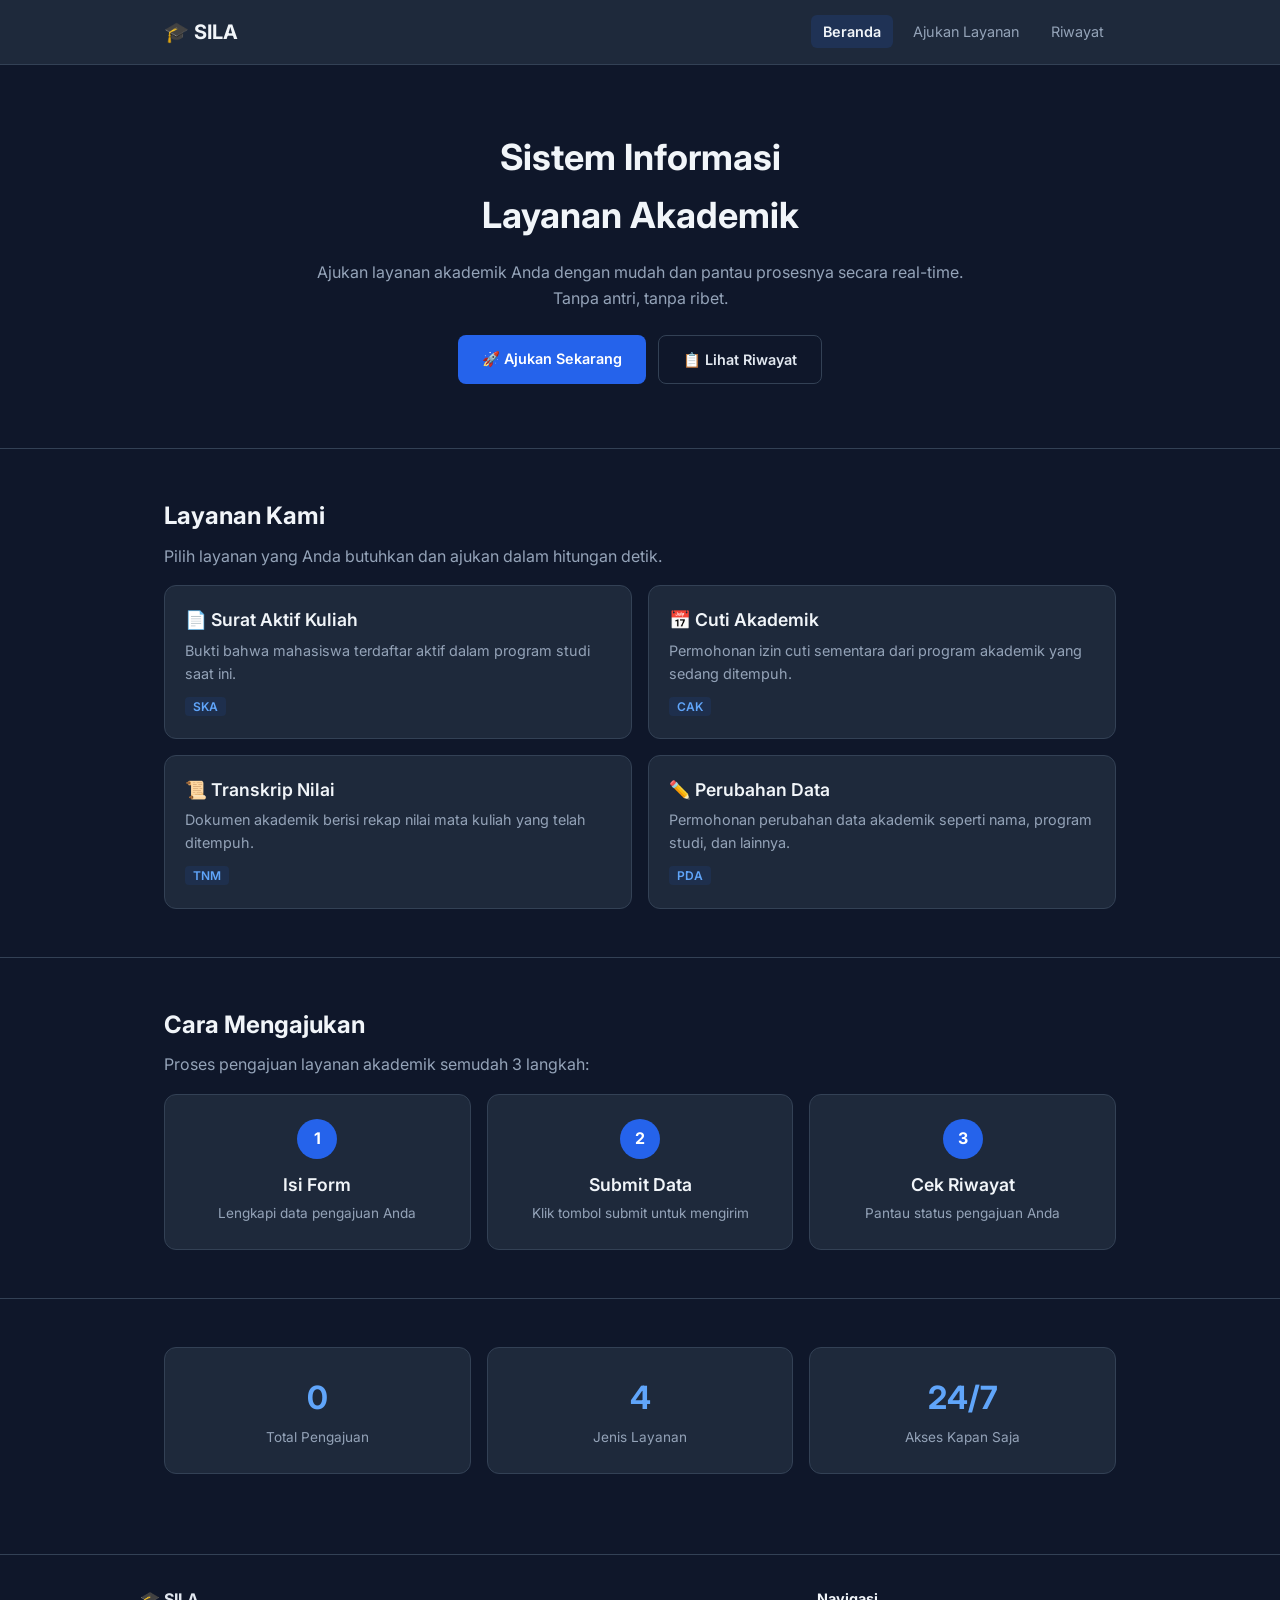
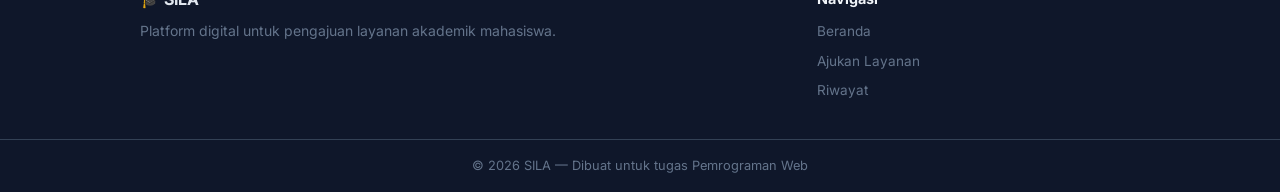
<file: index.html>
<!DOCTYPE html>
<html lang="id">

<head>
    <meta charset="UTF-8">
    <meta name="viewport" content="width=device-width, initial-scale=1.0">
    <title>SILA — Sistem Informasi Layanan Akademik</title>
    <link rel="preconnect" href="https://fonts.googleapis.com">
    <link rel="preconnect" href="https://fonts.gstatic.com" crossorigin>
    <link href="https://fonts.googleapis.com/css2?family=Inter:wght@400;600;700&display=swap" rel="stylesheet">
    <link rel="stylesheet" href="css/style.css">
</head>

<body>

    <!-- HEADER & NAVIGASI -->
    <header class="navbar">
        <div class="container navbar-inner">
            <a href="index.html" class="logo">🎓 SILA</a>
            <input type="checkbox" id="navToggle" class="nav-toggle">
            <label for="navToggle" class="hamburger">
                <span></span>
                <span></span>
                <span></span>
            </label>
            <nav>
                <ul class="nav-menu">
                    <li><a href="index.html" class="active">Beranda</a></li>
                    <li><a href="layanan.html">Ajukan Layanan</a></li>
                    <li><a href="riwayat.html">Riwayat</a></li>
                </ul>
            </nav>
        </div>
    </header>

    <main>

        <!-- Hero -->
        <section class="hero">
            <div class="container">
                <h1>Sistem Informasi<br>Layanan Akademik</h1>
                <p>Ajukan layanan akademik Anda dengan mudah dan pantau prosesnya secara real-time.<br>Tanpa antri,
                    tanpa ribet.</p>
                <div class="hero-buttons">
                    <a href="layanan.html" class="btn btn-primary">🚀 Ajukan Sekarang</a>
                    <a href="riwayat.html" class="btn btn-outline">📋 Lihat Riwayat</a>
                </div>
            </div>
        </section>

        <!-- Daftar Layanan -->
        <section class="section">
            <div class="container">
                <h2>Layanan Kami</h2>
                <p class="section-desc">Pilih layanan yang Anda butuhkan dan ajukan dalam hitungan detik.</p>
                <div class="cards-grid">
                    <article class="card">
                        <h3>📄 Surat Aktif Kuliah</h3>
                        <p>Bukti bahwa mahasiswa terdaftar aktif dalam program studi saat ini.</p>
                        <span class="card-code">SKA</span>
                    </article>
                    <article class="card">
                        <h3>📅 Cuti Akademik</h3>
                        <p>Permohonan izin cuti sementara dari program akademik yang sedang ditempuh.</p>
                        <span class="card-code">CAK</span>
                    </article>
                    <article class="card">
                        <h3>📜 Transkrip Nilai</h3>
                        <p>Dokumen akademik berisi rekap nilai mata kuliah yang telah ditempuh.</p>
                        <span class="card-code">TNM</span>
                    </article>
                    <article class="card">
                        <h3>✏️ Perubahan Data</h3>
                        <p>Permohonan perubahan data akademik seperti nama, program studi, dan lainnya.</p>
                        <span class="card-code">PDA</span>
                    </article>
                </div>
            </div>
        </section>

        <!-- Cara Mengajukan -->
        <section class="section">
            <div class="container">
                <h2>Cara Mengajukan</h2>
                <p class="section-desc">Proses pengajuan layanan akademik semudah 3 langkah:</p>
                <div class="steps-grid">
                    <div class="step">
                        <div class="step-number">1</div>
                        <h3>Isi Form</h3>
                        <p>Lengkapi data pengajuan Anda</p>
                    </div>
                    <div class="step">
                        <div class="step-number">2</div>
                        <h3>Submit Data</h3>
                        <p>Klik tombol submit untuk mengirim</p>
                    </div>
                    <div class="step">
                        <div class="step-number">3</div>
                        <h3>Cek Riwayat</h3>
                        <p>Pantau status pengajuan Anda</p>
                    </div>
                </div>
            </div>
        </section>

        <!-- Statistik -->
        <section class="section">
            <div class="container">
                <div class="stats-grid">
                    <div class="stat">
                        <div class="stat-number">0</div>
                        <div class="stat-label">Total Pengajuan</div>
                    </div>
                    <div class="stat">
                        <div class="stat-number">4</div>
                        <div class="stat-label">Jenis Layanan</div>
                    </div>
                    <div class="stat">
                        <div class="stat-number">24/7</div>
                        <div class="stat-label">Akses Kapan Saja</div>
                    </div>
                </div>
            </div>
        </section>

    </main>

    <!-- FOOTER -->
    <footer class="footer">
        <div class="container footer-inner">
            <div>
                <strong>🎓 SILA</strong>
                <p>Platform digital untuk pengajuan layanan akademik mahasiswa.</p>
            </div>
            <div class="footer-nav">
                <h4>Navigasi</h4>
                <ul>
                    <li><a href="index.html">Beranda</a></li>
                    <li><a href="layanan.html">Ajukan Layanan</a></li>
                    <li><a href="riwayat.html">Riwayat</a></li>
                </ul>
            </div>
        </div>
        <div class="footer-bottom">
            <div class="container">
                <p>&copy; 2026 SILA — Dibuat untuk tugas Pemrograman Web</p>
            </div>
        </div>
    </footer>

</body>

</html>
</file>
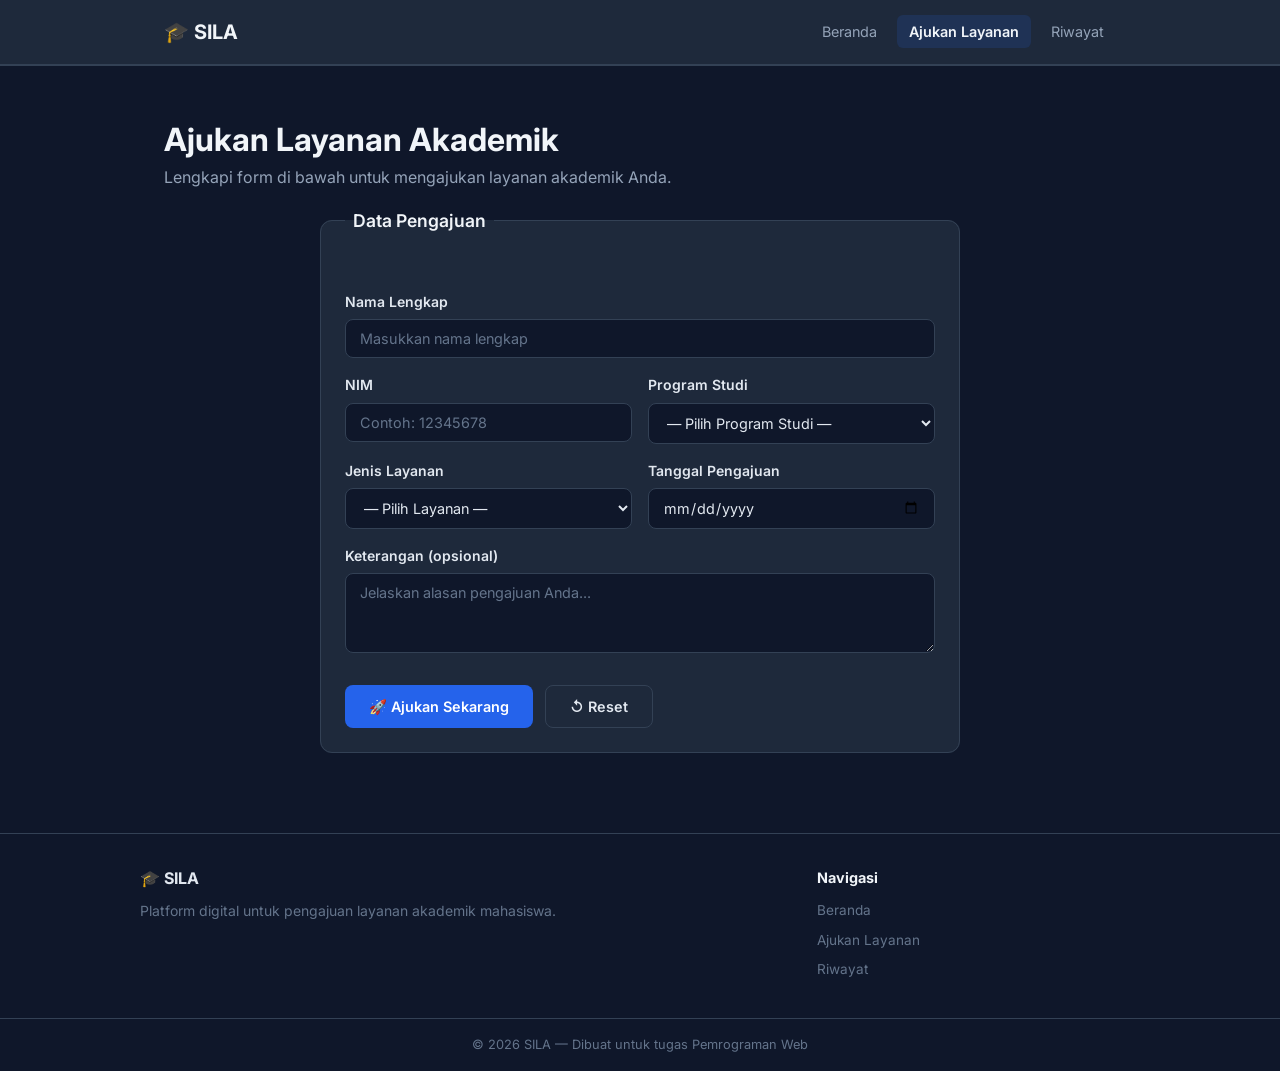
<file: Layanan.html>
<!DOCTYPE html>
<html lang="id">

<head>
    <meta charset="UTF-8">
    <meta name="viewport" content="width=device-width, initial-scale=1.0">
    <title>Ajukan Layanan — SILA</title>
    <link rel="preconnect" href="https://fonts.googleapis.com">
    <link rel="preconnect" href="https://fonts.gstatic.com" crossorigin>
    <link href="https://fonts.googleapis.com/css2?family=Inter:wght@400;600;700&display=swap" rel="stylesheet">
    <link rel="stylesheet" href="css/style.css">
</head>

<body>

    <header class="navbar">
        <div class="container navbar-inner">
            <a href="index.html" class="logo">🎓 SILA</a>
            <input type="checkbox" id="navToggle" class="nav-toggle">
            <label for="navToggle" class="hamburger">
                <span></span>
                <span></span>
                <span></span>
            </label>
            <nav>
                <ul class="nav-menu">
                    <li><a href="index.html">Beranda</a></li>
                    <li><a href="layanan.html" class="active">Ajukan Layanan</a></li>
                    <li><a href="riwayat.html">Riwayat</a></li>
                </ul>
            </nav>
        </div>
    </header>

    <main>
        <section class="section">
            <div class="container">
                <h1>Ajukan Layanan Akademik</h1>
                <p class="section-desc">Lengkapi form di bawah untuk mengajukan layanan akademik Anda.</p>

                <form id="formPengajuan" class="form-card">
                    <fieldset>
                        <legend>Data Pengajuan</legend>

                        <p id="formError" class="form-error"></p>

                        <div class="form-group">
                            <label for="nama">Nama Lengkap</label>
                            <input type="text" id="nama" name="nama" placeholder="Masukkan nama lengkap">
                        </div>

                        <div class="form-row">
                            <div class="form-group">
                                <label for="nim">NIM</label>
                                <input type="text" id="nim" name="nim" placeholder="Contoh: 12345678" maxlength="8">
                            </div>
                            <div class="form-group">
                                <label for="prodi">Program Studi</label>
                                <select id="prodi" name="prodi">
                                    <option value="">— Pilih Program Studi —</option>
                                    <option value="Sistem Informasi">Sistem Informasi</option>
                                    <option value="Teknik Informatika">Teknik Informatika</option>
                                    <option value="Manajemen">Manajemen</option>
                                    <option value="Akuntansi">Akuntansi</option>
                                </select>
                            </div>
                        </div>

                        <div class="form-row">
                            <div class="form-group">
                                <label for="layanan">Jenis Layanan</label>
                                <select id="layanan" name="layanan">
                                    <option value="">— Pilih Layanan —</option>
                                    <option value="SKA">SKA — Surat Aktif Kuliah</option>
                                    <option value="CAK">CAK — Cuti Akademik</option>
                                    <option value="TNM">TNM — Transkrip Nilai</option>
                                    <option value="PDA">PDA — Perubahan Data</option>
                                </select>
                            </div>
                            <div class="form-group">
                                <label for="tanggal">Tanggal Pengajuan</label>
                                <input type="date" id="tanggal" name="tanggal">
                            </div>
                        </div>

                        <div class="form-group">
                            <label for="keterangan">Keterangan (opsional)</label>
                            <textarea id="keterangan" name="keterangan" rows="3"
                                placeholder="Jelaskan alasan pengajuan Anda..."></textarea>
                        </div>

                        <div class="form-actions">
                            <button type="submit" class="btn btn-primary">🚀 Ajukan Sekarang</button>
                            <button type="reset" class="btn btn-outline">↺ Reset</button>
                        </div>
                    </fieldset>
                </form>
            </div>
        </section>
    </main>

    <footer class="footer">
        <div class="container footer-inner">
            <div>
                <strong>🎓 SILA</strong>
                <p>Platform digital untuk pengajuan layanan akademik mahasiswa.</p>
            </div>
            <div class="footer-nav">
                <h4>Navigasi</h4>
                <ul>
                    <li><a href="index.html">Beranda</a></li>
                    <li><a href="layanan.html">Ajukan Layanan</a></li>
                    <li><a href="riwayat.html">Riwayat</a></li>
                </ul>
            </div>
        </div>
        <div class="footer-bottom">
            <div class="container">
                <p>&copy; 2026 SILA — Dibuat untuk tugas Pemrograman Web</p>
            </div>
        </div>
    </footer>

    <script src="js/script.js"></script>

</body>

</html>
</file>
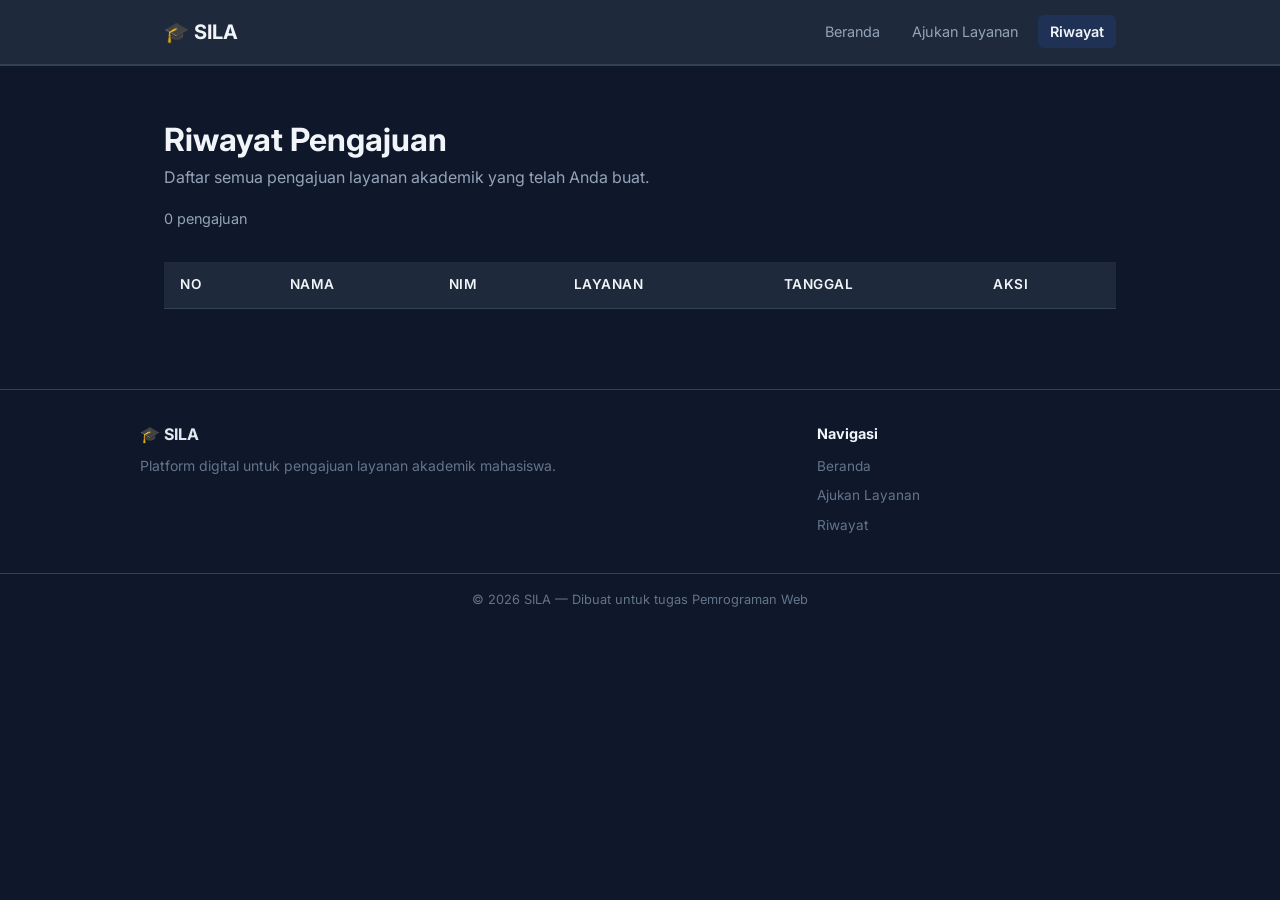
<file: riwayat.html>
<!DOCTYPE html>
<html lang="id">

<head>
    <meta charset="UTF-8">
    <meta name="viewport" content="width=device-width, initial-scale=1.0">
    <title>Riwayat Pengajuan — SILA</title>
    <link rel="preconnect" href="https://fonts.googleapis.com">
    <link rel="preconnect" href="https://fonts.gstatic.com" crossorigin>
    <link href="https://fonts.googleapis.com/css2?family=Inter:wght@400;600;700&display=swap" rel="stylesheet">
    <link rel="stylesheet" href="css/style.css">
</head>

<body>

    <header class="navbar">
        <div class="container navbar-inner">
            <a href="index.html" class="logo">🎓 SILA</a>
            <input type="checkbox" id="navToggle" class="nav-toggle">
            <label for="navToggle" class="hamburger">
                <span></span>
                <span></span>
                <span></span>
            </label>
            <nav>
                <ul class="nav-menu">
                    <li><a href="index.html">Beranda</a></li>
                    <li><a href="layanan.html">Ajukan Layanan</a></li>
                    <li><a href="riwayat.html" class="active">Riwayat</a></li>
                </ul>
            </nav>
        </div>
    </header>

    <main>
        <section class="section">
            <div class="container">
                <h1>Riwayat Pengajuan</h1>
                <p class="section-desc">Daftar semua pengajuan layanan akademik yang telah Anda buat.</p>

                <div class="toolbar">
                    <span id="dataCount">0 pengajuan</span>
                    <button id="btnHapusSemua" class="btn btn-outline" style="display: none;">🗑 Hapus Semua</button>
                </div>

                <div class="table-responsive">
                    <table class="data-table">
                        <thead>
                            <tr>
                                <th>No</th>
                                <th>Nama</th>
                                <th>NIM</th>
                                <th>Layanan</th>
                                <th>Tanggal</th>
                                <th>Aksi</th>
                            </tr>
                        </thead>
                        <tbody id="tableBody">
                            <!-- Data diisi oleh JavaScript -->
                        </tbody>
                    </table>
                </div>

                <div id="emptyState" class="empty-state" style="display: none;">
                    <p>🗂️ Belum ada pengajuan.</p>
                    <a href="layanan.html" class="btn btn-primary">➕ Ajukan Layanan</a>
                </div>
            </div>
        </section>
    </main>

    <footer class="footer">
        <div class="container footer-inner">
            <div>
                <strong>🎓 SILA</strong>
                <p>Platform digital untuk pengajuan layanan akademik mahasiswa.</p>
            </div>
            <div class="footer-nav">
                <h4>Navigasi</h4>
                <ul>
                    <li><a href="index.html">Beranda</a></li>
                    <li><a href="layanan.html">Ajukan Layanan</a></li>
                    <li><a href="riwayat.html">Riwayat</a></li>
                </ul>
            </div>
        </div>
        <div class="footer-bottom">
            <div class="container">
                <p>&copy; 2026 SILA — Dibuat untuk tugas Pemrograman Web</p>
            </div>
        </div>
    </footer>

    <script src="js/script.js"></script>

</body>

</html>
</file>
<file: css/style.css>
/* ================================
   CSS DASAR — SILA
   ================================ */

* {
    margin: 0;
    padding: 0;
    box-sizing: border-box;
}

body {
    background-color: #0f172a;
    color: #e2e8f0;
}

h1,
h2,
h3 {
    color: #f1f5f9;
}

a {
    color: #60a5fa;
    text-decoration: none;
}

a:hover {
    color: #93c5fd;
}

hr {
    border: none;
    border-top: 1px solid #334155;
}


/* ================================
   CSS LANJUTAN — SILA
   ================================ */

body {
    font-family: 'Inter', sans-serif;
    font-size: 16px;
    line-height: 1.6;
}

h1 {
    font-size: 2rem;
    font-weight: 700;
}

h2 {
    font-size: 1.5rem;
    font-weight: 700;
    margin-bottom: 8px;
}

h3 {
    font-size: 1.1rem;
    font-weight: 600;
    margin-bottom: 4px;
}

.section-desc {
    color: #94a3b8;
    margin-bottom: 16px;
}


/* ================================
   PAGE LAYOUT — SILA
   ================================ */

.container {
    max-width: 1000px;
    margin: 0 auto;
    padding: 0 24px;
}

.navbar {
    background-color: #1e293b;
    border-bottom: 1px solid #334155;
    padding: 16px 0;
}

.navbar-inner {
    display: flex;
    justify-content: space-between;
    align-items: center;
}

.logo {
    font-size: 1.25rem;
    font-weight: 700;
    color: #f1f5f9;
}

.hero {
    padding: 64px 0;
    text-align: center;
}

.hero h1 {
    font-size: 2.25rem;
    margin-bottom: 16px;
}

.hero p {
    color: #94a3b8;
    margin-bottom: 24px;
}

.hero-buttons {
    display: flex;
    justify-content: center;
    gap: 12px;
}

.btn {
    display: inline-block;
    padding: 12px 24px;
    border-radius: 8px;
    font-size: 0.9rem;
    font-weight: 600;
    transition: background-color 0.3s, color 0.3s, transform 0.2s;
}

.btn-primary {
    background-color: #2563eb;
    color: #fff;
}

.btn-primary:hover {
    background-color: #1d4ed8;
    color: #fff;
    transform: translateY(-2px);
}

.btn-outline {
    border: 1px solid #334155;
    color: #e2e8f0;
}

.btn-outline:hover {
    background-color: #1e293b;
    color: #f1f5f9;
    transform: translateY(-2px);
}

.section {
    padding: 48px 0;
    border-top: 1px solid #334155;
}

.cards-grid {
    display: grid;
    grid-template-columns: 1fr 1fr;
    gap: 16px;
    margin-top: 16px;
}

.card {
    background-color: #1e293b;
    border: 1px solid #334155;
    border-radius: 12px;
    padding: 20px;
    transition: border-color 0.3s, transform 0.2s;
}

.card:hover {
    border-color: #475569;
    transform: translateY(-2px);
}

.card p {
    color: #94a3b8;
    font-size: 0.9rem;
    margin-bottom: 8px;
}

.card-code {
    font-size: 0.75rem;
    font-weight: 600;
    color: #60a5fa;
    background-color: rgba(37, 99, 235, 0.1);
    padding: 2px 8px;
    border-radius: 4px;
}

.steps-grid {
    display: flex;
    gap: 16px;
    margin-top: 16px;
}

.step {
    flex: 1;
    text-align: center;
    background-color: #1e293b;
    border: 1px solid #334155;
    border-radius: 12px;
    padding: 24px 16px;
    transition: border-color 0.3s;
}

.step:hover {
    border-color: #475569;
}

.step-number {
    width: 40px;
    height: 40px;
    background-color: #2563eb;
    color: #fff;
    border-radius: 50%;
    display: flex;
    align-items: center;
    justify-content: center;
    font-weight: 700;
    margin: 0 auto 12px;
}

.step p {
    color: #94a3b8;
    font-size: 0.85rem;
}

.stats-grid {
    display: flex;
    gap: 16px;
}

.stat {
    flex: 1;
    text-align: center;
    background-color: #1e293b;
    border: 1px solid #334155;
    border-radius: 12px;
    padding: 24px;
}

.stat-number {
    font-size: 2rem;
    font-weight: 700;
    color: #60a5fa;
}

.stat-label {
    color: #94a3b8;
    font-size: 0.85rem;
    margin-top: 4px;
}

.footer {
    border-top: 1px solid #334155;
    margin-top: 32px;
}

.footer-inner {
    display: grid;
    grid-template-columns: 2fr 1fr;
    gap: 32px;
    padding: 32px 0;
}

.footer-inner p {
    color: #64748b;
    font-size: 0.875rem;
    margin-top: 8px;
}

.footer-inner h4 {
    color: #f1f5f9;
    margin-bottom: 8px;
    font-size: 0.9rem;
}

.footer-bottom {
    border-top: 1px solid #334155;
    padding: 16px 0;
    text-align: center;
}

.footer-bottom p {
    font-size: 0.8rem;
    color: #64748b;
}


/* ================================
   STRUKTUR NAVIGASI & MENU — SILA
   ================================ */

.nav-menu {
    list-style: none;
    display: flex;
    gap: 8px;
}

.nav-menu li a {
    color: #94a3b8;
    font-size: 0.9rem;
    padding: 8px 12px;
    border-radius: 6px;
    transition: color 0.3s, background-color 0.3s;
}

.nav-menu li a:hover {
    color: #f1f5f9;
    background-color: rgba(255, 255, 255, 0.05);
}

.nav-menu li a.active {
    color: #f1f5f9;
    font-weight: 600;
    background-color: rgba(37, 99, 235, 0.15);
}

.footer-nav ul {
    list-style: none;
}

.footer-nav ul li {
    margin-bottom: 4px;
}

.footer-nav ul li a {
    color: #64748b;
    font-size: 0.85rem;
    transition: color 0.3s;
}

.footer-nav ul li a:hover {
    color: #93c5fd;
}


/* ================================
   MEDIA QUERY & RESPONSIF — SILA
   ================================ */

/* Animasi */
@keyframes fadeIn {
    from {
        opacity: 0;
        transform: translateY(20px);
    }

    to {
        opacity: 1;
        transform: translateY(0);
    }
}

.hero {
    animation: fadeIn 0.6s ease;
}



/* Hamburger */
.nav-toggle {
    display: none;
}

.hamburger {
    display: none;
    flex-direction: column;
    gap: 5px;
    cursor: pointer;
    padding: 4px;
}

.hamburger span {
    display: block;
    width: 24px;
    height: 3px;
    background-color: #f1f5f9;
    border-radius: 2px;
    transition: transform 0.3s, opacity 0.3s;
}

.nav-toggle:checked~label .hamburger span:nth-child(1) {
    transform: translateY(8px) rotate(45deg);
}

.nav-toggle:checked~label .hamburger span:nth-child(2) {
    opacity: 0;
}

.nav-toggle:checked~label .hamburger span:nth-child(3) {
    transform: translateY(-8px) rotate(-45deg);
}

/* Tablet & Mobile */
@media (max-width: 768px) {
    .navbar-inner {
        flex-wrap: wrap;
    }

    .hamburger {
        display: flex;
    }

    nav {
        width: 100%;
        order: 3;
    }

    .nav-menu {
        display: none;
        flex-direction: column;
        gap: 0;
        width: 100%;
        padding: 8px 0;
        border-top: 1px solid #334155;
        margin-top: 12px;
    }

    .nav-menu li a {
        display: block;
        padding: 10px 0;
        border-radius: 0;
    }

    .nav-toggle:checked~nav .nav-menu {
        display: flex;
    }

    .nav-menu {
        gap: 4px;
    }

    .hero h1 {
        font-size: 1.5rem;
    }

    .hero-buttons {
        flex-direction: column;
        align-items: center;
    }

    .cards-grid {
        grid-template-columns: 1fr;
    }

    .steps-grid {
        flex-direction: column;
    }

    .stats-grid {
        flex-direction: column;
    }

    .footer-inner {
        grid-template-columns: 1fr;
        gap: 24px;
    }
}

/* Small Mobile */
@media (max-width: 480px) {
    .hero h1 {
        font-size: 1.25rem;
    }

    .btn {
        width: 100%;
        text-align: center;
    }

    .form-row {
        grid-template-columns: 1fr;
    }
}


/* ================================
   FORMS — SILA
   ================================ */

.form-card {
    max-width: 640px;
    margin: 0 auto;
}

fieldset {
    border: 1px solid #334155;
    border-radius: 12px;
    padding: 24px;
    background-color: #1e293b;
}

legend {
    font-size: 1.1rem;
    font-weight: 600;
    color: #f1f5f9;
    padding: 0 8px;
}

.form-group {
    margin-bottom: 16px;
}

.form-group label {
    display: block;
    font-size: 0.875rem;
    font-weight: 600;
    color: #e2e8f0;
    margin-bottom: 6px;
}

.form-group input,
.form-group select,
.form-group textarea {
    width: 100%;
    padding: 10px 14px;
    background-color: #0f172a;
    border: 1px solid #334155;
    border-radius: 8px;
    color: #e2e8f0;
    font-family: inherit;
    font-size: 0.9rem;
    outline: none;
    transition: border-color 0.3s;
}

.form-group input:focus,
.form-group select:focus,
.form-group textarea:focus {
    border-color: #2563eb;
}

.form-group input::placeholder,
.form-group textarea::placeholder {
    color: #64748b;
}

.form-group select {
    cursor: pointer;
}

.form-group textarea {
    resize: vertical;
    min-height: 80px;
}

.form-row {
    display: grid;
    grid-template-columns: 1fr 1fr;
    gap: 16px;
}

.form-actions {
    display: flex;
    gap: 12px;
    margin-top: 24px;
}

.form-actions .btn {
    cursor: pointer;
    border: none;
    font-family: inherit;
}

.form-actions .btn-outline {
    border: 1px solid #334155;
    background: none;
}


/* ================================
   TABLES — SILA
   ================================ */

.table-responsive {
    width: 100%;
    overflow-x: auto;
    -webkit-overflow-scrolling: touch;
}

.data-table {
    width: 100%;
    border-collapse: collapse;
    margin-top: 16px;
    min-width: 600px;
}

.data-table caption {
    text-align: left;
    font-size: 0.85rem;
    color: #64748b;
    margin-bottom: 12px;
}

.data-table th,
.data-table td {
    padding: 12px 16px;
    text-align: left;
    border-bottom: 1px solid #334155;
}

.data-table th {
    background-color: #1e293b;
    color: #f1f5f9;
    font-size: 0.85rem;
    font-weight: 600;
    text-transform: uppercase;
    letter-spacing: 0.5px;
}

.data-table td {
    color: #94a3b8;
    font-size: 0.9rem;
}

/* Zebra Stripes */
.data-table tbody tr:nth-child(even) {
    background-color: rgba(30, 41, 59, 0.5);
}

/* Hover */
.data-table tbody tr:hover {
    background-color: #1e293b;
}

@media (max-width: 768px) {
    .data-table {
        font-size: 0.8rem;
    }

    .data-table th,
    .data-table td {
        padding: 8px 10px;
    }
}


/* ================================
   JAVASCRIPT LANJUTAN — SILA
   CSS untuk elemen dinamis yang dihasilkan
   atau dikendalikan oleh JavaScript.
   ================================ */

/* --------------------------------
   Form Error
   Elemen untuk menampilkan pesan error
   validasi form secara real-time (tanpa alert).
   min-height: menjaga layout tidak melompat
   saat pesan error muncul/hilang.
   -------------------------------- */
.form-error {
    color: #f87171;
    /* warna merah terang */
    font-size: 0.875rem;
    margin-bottom: 12px;
    min-height: 20px;
    /* tinggi minimum agar layout stabil */
}

/* --------------------------------
   Toolbar
   Baris atas tabel yang berisi teks info
   (jumlah data) dan tombol aksi (hapus semua).
   Menggunakan Flexbox dengan elemen berjauhan.
   -------------------------------- */
.toolbar {
    display: flex;
    justify-content: space-between;
    /* kiri: info, kanan: tombol */
    align-items: center;
    margin-bottom: 16px;
    color: #94a3b8;
    font-size: 0.9rem;
}

/* --------------------------------
   Empty State
   Tampilan yang muncul saat tabel kosong
   (belum ada data yang diinput).
   -------------------------------- */
.empty-state {
    text-align: center;
    padding: 48px 0;
    color: #64748b;
}

.empty-state p {
    font-size: 1.1rem;
    margin-bottom: 16px;
}

/* --------------------------------
   Tombol Edit & Hapus (Per Baris)
   Tombol kecil yang muncul di setiap baris tabel,
   dibuat oleh JavaScript secara dinamis.
   .btn-edit  → border biru, teks biru
   .btn-hapus → border merah, teks merah
   Saat hover: background terisi warna penuh.
   -------------------------------- */

/* Tombol Edit: outline biru */
.btn-edit {
    background: none;
    border: 1px solid #60a5fa;
    /* biru muda */
    color: #60a5fa;
    padding: 4px 12px;
    border-radius: 6px;
    font-size: 0.8rem;
    cursor: pointer;
    transition: background-color 0.3s, color 0.3s;
    margin-right: 4px;
}

/* Saat hover: background penuh biru, teks gelap */
.btn-edit:hover {
    background-color: #60a5fa;
    color: #0f172a;
    /* kontras teks di background biru */
}

/* Tombol Hapus: outline merah */
.btn-hapus {
    background: none;
    border: 1px solid #f87171;
    /* merah muda */
    color: #f87171;
    padding: 4px 12px;
    border-radius: 6px;
    font-size: 0.8rem;
    cursor: pointer;
    transition: background-color 0.3s, color 0.3s;
}

/* Saat hover: background penuh merah, teks gelap */
.btn-hapus:hover {
    background-color: #f87171;
    color: #0f172a;
}
</file>
